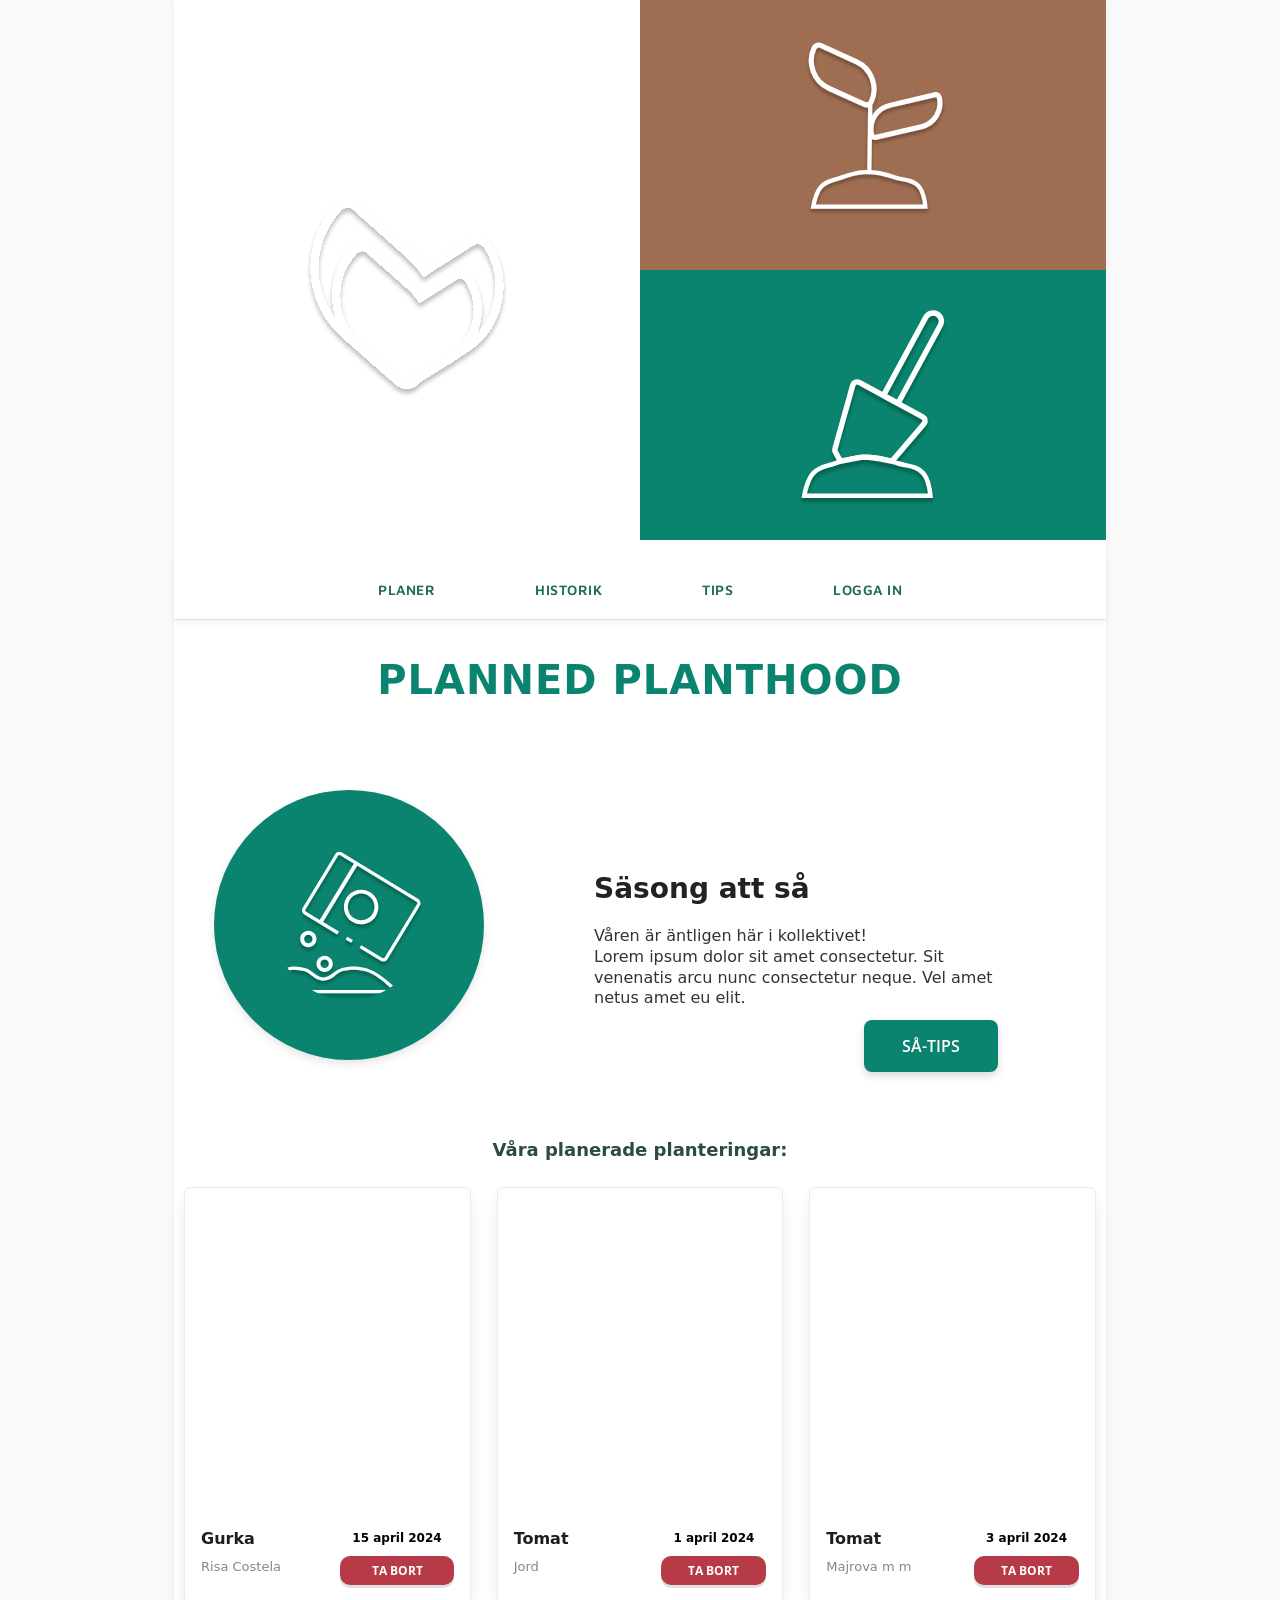
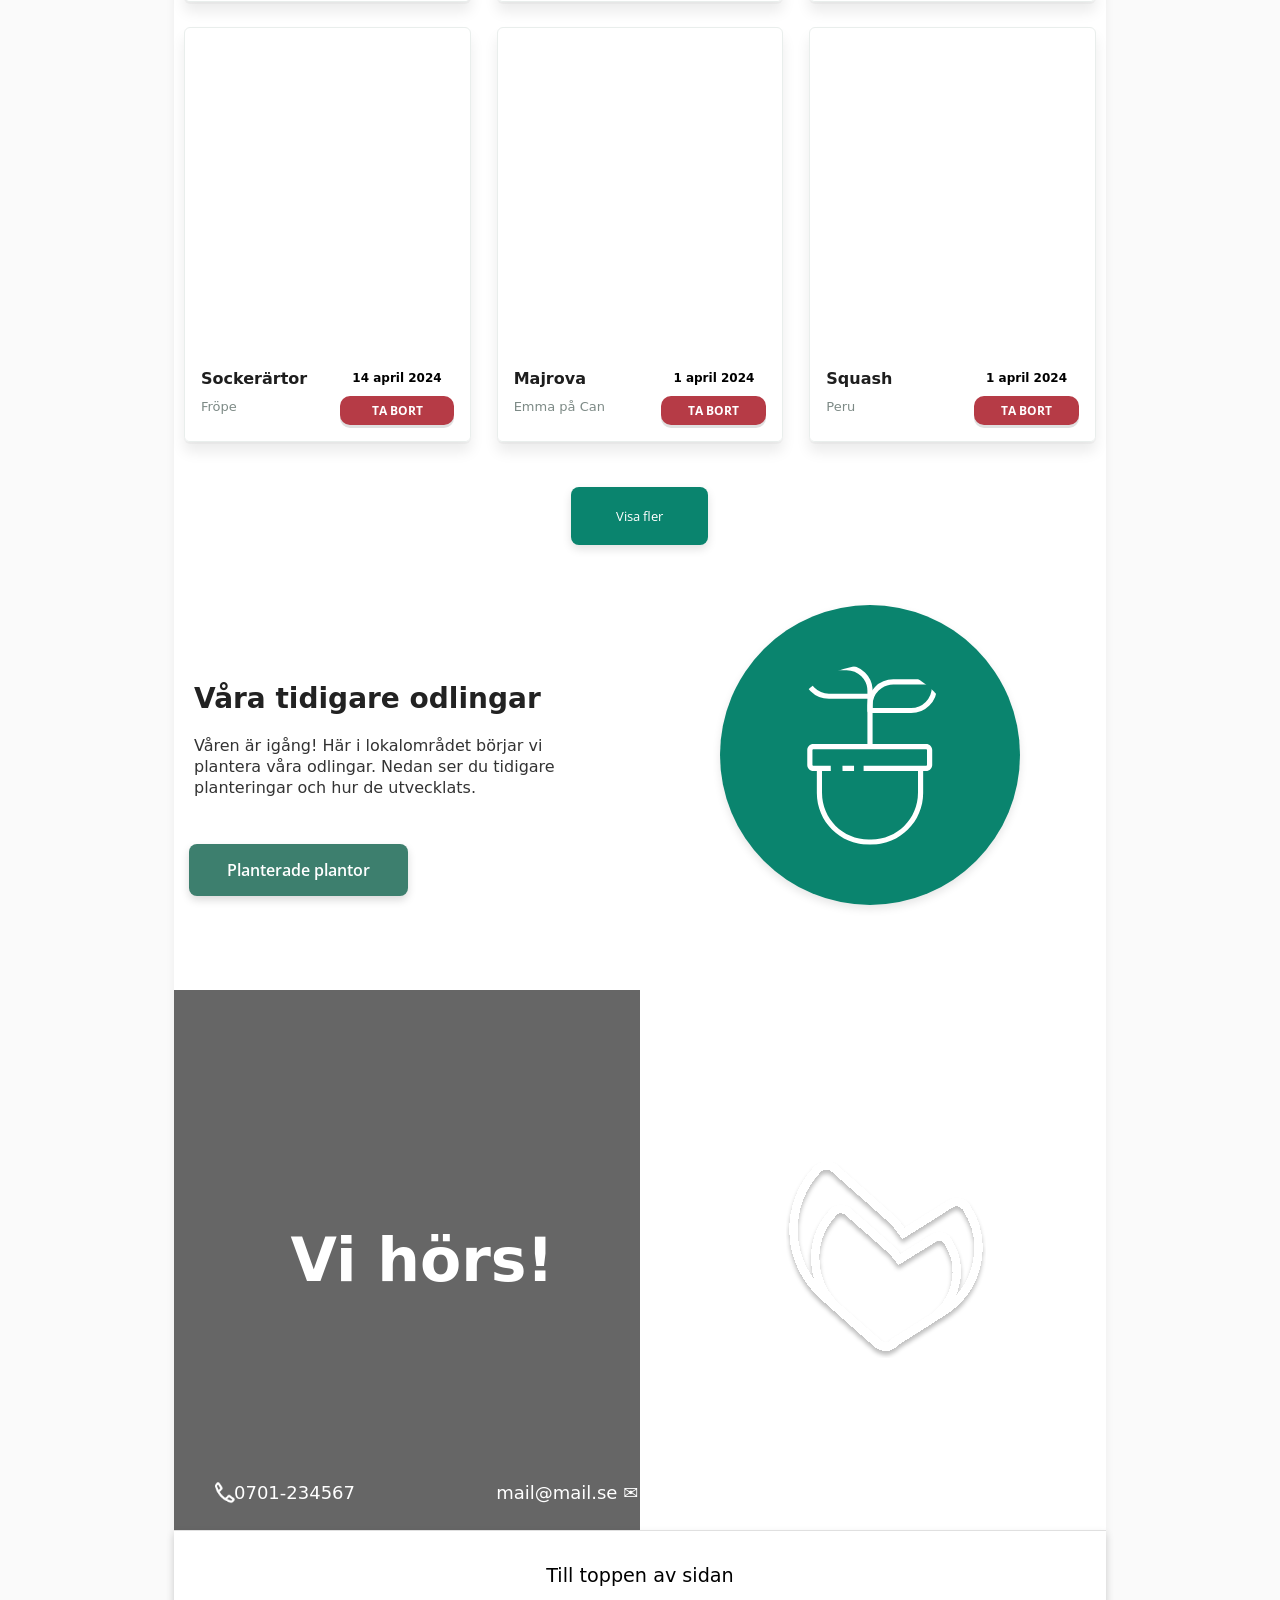
<file: index.html>
<!DOCTYPE html>
<html lang="sv">
<head>
    <meta charset="UTF-8">
    <meta name="viewport" content="width=device-width, initial-scale=1.0">
    <title>Planned Planthood</title>
    <link rel="stylesheet" href="style.css">
</head>
<body>

<!-- Header section -->
<header class="header">
    <section class="header-left">
        <img src="assets/Logo-1.svg" alt="Heart icon" width="100">
    </section>
    <section class="header-right">
        <section class="header-right-upper">
            <img src="assets/seedling.svg" alt="first icon" width="100">
        </section>
        <section class="header-right-lower">
            <img src="assets/dig.svg" alt="second icon" width="100">
        </section>
    </section>
</header>


<!-- Navigation -->
<nav class="nav">
    <a href="#">Planer</a>
    <a href="#">Historik</a>
    <a href="#">Tips</a>
    <a href="mina-sidor/mina-sidor.html">Logga in</a>
</nav>

<span class="nav burger-menu">
                <a href="mina-sidor/mina-sidor.html">
                    <img src="../assets/burgir.svg" alt="Menu">
                </a>
            </span>

<h1>PLANNED PLANTHOOD</h1>

<!-- Season Section -->
<section class="season">
    <img src="assets/seed-package.svg" alt="">

    <h2>Säsong att så</h2>
    <p>Våren är äntligen här i kollektivet! <br> Lorem ipsum dolor sit amet consectetur. Sit venenatis arcu nunc
        consectetur neque. Vel amet netus amet eu elit.</p>
    <button>SÅ-TIPS</button>
    <hr>
</section>

<!-- Planned Plantings -->
<div class="plants">

    <h3>Våra planerade planteringar:</h3>

    <figure class="card card1">

        <img src="assets/Group-3.svg" alt="Heart icon">
        <figcaption>
          <span class="column1">
          <span class="title">Gurka</span> 
          <small class="sub">Risa Costela</small>
        </span>
            <span class="column1">
          <span class="date">15 april 2024 </span>
          <button class="danger">TA BORT</button>
        </span>

        </figcaption>
    </figure>

    <figure class="card card2">

        <img src="assets/Group-3.svg" alt="Heart icon">
        <figcaption>
          <span class="column1">
          <span class="title">Tomat</span>
          <small class="sub">Jord</small> 
        </span>
            <span class="column1">
          <span class="date">1 april 2024 </span>
          <button class="danger">TA BORT</button>
        </span>
        </figcaption>
    </figure>

    <figure class="card card3">
        <img src="assets/Group-3.svg" alt="Heart icon">
        <figcaption>
          <span class="column1">
          <span class="title">Tomat</span>
          <small class="sub">Majrova m m</small>
        </span>
            <span class="column1">
          <span class="date">3 april 2024</span>
          <button class="danger">TA BORT</button>
        </span>

        </figcaption>
    </figure>

    <figure class="card card4">

        <img src="assets/Group-3.svg" alt="Heart icon">
        <figcaption>
          <span class="column1">
          <span class="title">Sockerärtor</span>
          <small class="sub">Fröpe</small> 
        </span>
            <span class="column1">
          <span class="date">14 april 2024 </span>
          <button class="danger">TA BORT</button>
          
        </span>
        </figcaption>
    </figure>

    <figure class="card card5">

        <img src="assets/Group-3.svg" alt="Heart icon">
        <figcaption>
          <span class="column1">
          <span class="title">Majrova</span>
          <small class="sub">Emma på Can</small> 
        </span>
            <span class="column1">
          <span class="date">1 april 2024</span>
          
          <button class="danger">TA BORT</button>
        </span>
        </figcaption>
    </figure>

    <figure class="card card6">

        <img src="assets/Group-3.svg" alt="Heart icon">
        <figcaption>
          <span class="column1">
          <span class="title">Squash</span>
          <small class="sub">Peru</small>
        </span>
            <span class="column1">
          <span class="date">1 april 2024 </span>
          <button class="danger">TA BORT</button>
          </span>
        </figcaption>
    </figure>

    <button class="last-button">Visa fler</button>


</div>


<!-- Previous Plantings -->
<section class="last-planted">
    <img src="assets/plant.svg" alt="Plant icon">
    <h3>Våra tidigare odlingar</h3>

    <p>Våren är igång! Här i lokalområdet börjar vi plantera våra odlingar. Nedan ser du tidigare planteringar och
        hur de utvecklats.</p>
    <button>Planterade plantor</button>
</section>


<footer>
    <h2>Vi hörs!</h2>

    <img src="assets/Logo-1.svg" alt="Heart icon">
    <span class="phone">
        <span> <img src="assets/Path-16.png" alt="phone"> 0701-234567</span>
    </span>
    <span class="mail">
        <span>mail@mail.se ✉️</span>
    </span>

</footer>
<section class="link">
    <a href="#">Till toppen av sidan</a></section>


<script src="script.js"></script>
</body>
</html>
</file>
<file: style.css>
/* Reset / base */
@import url('base.css');

:root {
    --page-width: 932px;
}

*,
*::before,
*::after {
    box-sizing: border-box;
}


html {
    background-color: #fafafa;
}

body {
    margin: 0 auto;
    padding: 0;
    font-family: "system-ui", -apple-system, "Segoe UI", Roboto, Arial, sans-serif;
    background-color: #fff;
    width: var(--page-width);
    max-width: 100%;
    box-shadow: 0 0 10px rgba(0, 0, 0, 0.05);
}

/* ===== Header ===== */
.header {
    display: grid;
    grid-template-columns: 1fr 1fr;
    margin-bottom: 20px;
}

.header-left {
    background: url('https://images.unsplash.com/photo-1615671524701-9c3dde8fdaa0?q=80&w=2000&auto=format&fit=crop&ixlib=rb-4.0.3&ixid=M3wxMjA3fDB8MHxwaG90by1wYWdlfHx8fGVufDB8fHx8fA%3D%3D') center/cover no-repeat;
    height: 540px;
}

.header-left img {
    display: block;
    margin: 0 auto;
    padding-top: 200px;
    width: 200px;
    height: auto;
}

.header-right {
    display: grid;
}

.header-right-upper {
    background-color: #9E6D52;
    height: 270px;
}

.header-right-upper img {
    display: block;
    margin: 0 auto;
    padding-top: 40px;
    width: 150px;
    height: auto;
}

.header-right-lower {
    background-color: #0A846E;
    height: 270px;
}

.header-right-lower img {
    display: block;
    margin: 0 auto;
    padding-top: 40px;
    width: 150px;
    height: auto;
}

/* ===== Navigation ===== */
nav {
    display: flex;
    justify-content: center;
    align-items: center;
    gap: 100px;
    background-color: #ffffff;
    height: 60px;
    border-bottom: 1px solid #e0e0e0;
    box-shadow: 0 3px 5px rgba(0, 0, 0, 0.05);
}

nav a {
    text-decoration: none;
    color: #1f6d57;
    font-weight: 600;
    text-transform: uppercase;
    font-size: 14px;
    letter-spacing: 0.5px;
    transition: all 0.3s ease;
}

nav a:hover {
    color: #145041;
    text-decoration: underline;
}

.burger-menu {
    display: none;
}

/* ===== Headings ===== */
h1 {
    text-align: center;
    color: #0A846E;
    letter-spacing: 1px;
    margin: 40px 0 30px;
    line-height: 40px;
}

/* ===== Season Section ===== */
.season {
    display: grid;
    grid-template-columns: auto 1fr;
    column-gap: 60px;
    align-items: center;
    padding: 60px 40px;
    max-width: var(--page-width);
    margin: 0 auto;
}

.season > img {
    grid-column: 1;
}

.season > :not(img) {
    grid-column: 2;
}

.season img {
    background-color: #0A846E;
    border-radius: 50%;
    padding: 60px;
    width: 270px;
    height: 270px;
    box-shadow: 0 4px 8px rgba(0, 0, 0, 0.1);
    object-fit: contain;
    justify-self: center;
}

.season h2,
.season p,
.season button {
    grid-column: 2;
}

.season h2 {
    margin: 0 0 12px 0;
    font-size: 28px;
    color: #222;
    margin-top: -60px;
    margin-left: 50px;
}

.season p {
    font-size: 16px;
    margin-bottom: 25px;
    max-width: 420px;
    line-height: 1.3;
    color: #333;
    margin-top: -160px;
    text-align: left;
    margin-left: 50px;
}

.season button {
    justify-self: start;
    background-color: #0A846E;
    color: white;
    border: none;
    padding: 15px 38px;
    font-size: 16px;
    font-weight: 600;
    border-radius: 8px;
    box-shadow: 0 4px 8px rgba(0, 0, 0, 0.15);
    cursor: pointer;
    transition: all 0.3s ease;
    margin-left: 320px;
    margin-top: -40px;
}

.season hr {
    display: none;
}

.season button:hover {
    background-color: #316a5d;
    transform: translateY(-2px);
}

/* ===== Plants Grid ===== */
.plants {
    width: var(--page-width);
    margin-left: calc(50% - (var(--page-width) / 2));
    display: grid;
    grid-template-columns: repeat(3, minmax(0, 1fr));
    gap: 5px 6px;
}

.plants > h3 {
    text-align: center;
    grid-column: 1 / -1;
    margin: 6px 0 10px;
    font-size: 18px;
    color: #2b4c45;
}

.card {
    background: #fff;
    border: 1px solid #e9eeec;
    border-radius: 6px;
    overflow: hidden;
    box-shadow: 0 2px 0 rgba(0, 0, 0, .03), 0 10px 14px rgba(0, 0, 0, .08);
    margin: 10px;
    position: relative;
}

.plants .card > img {
    display: block;
    width: 70%;
    height: 270px;
    object-fit: cover;
    margin: 1.5rem;
}

.plants .card > figcaption {
    background: #fff;
    padding: 14px 16px 16px;
    display: flex;
    justify-content: space-between;
    align-items: center;
    position: relative;
    z-index: 1;
}

.plants .card .column1 {
    display: flex;
    flex-direction: column;
}

.plants .card .title {
    font-weight: 600;
    font-size: 16px;
    color: #1e1e1e;
}

.plants .card .date {
    color: black;
    padding: 6px 12px;
    font-size: 12px;
    font-weight: 700;
    white-space: nowrap;
}

.plants .card .danger {
    background: #b63b46;
    color: #fff;
    border: none;
    padding: 6px 12px;
    border-radius: 10px;
    font-size: 12px;
    font-weight: 700;
    box-shadow: 0 3px 0 rgba(0, 0, 0, .12);
    cursor: pointer;
    white-space: nowrap;
}

.card .danger:hover {
    background: #972f38;
}

.plants .card .sub {
    font-size: 13px;
    color: #7d8a86;
    margin-top: 4px;
}

.plants .card::before {
    content: "";
    position: absolute;
    top: 50%;
    left: 50%;
    transform: translate(-50%, -50%);
    width: 80%;
    height: 80%;
    opacity: 0.9;
    pointer-events: none;
    z-index: 1;
}

/* Individual card backgrounds */
.card1 {
    background-image: url("https://images.unsplash.com/photo-1518568403628-df55701ade9e?q=80&w=2940&auto=format&fit=crop&ixlib=rb-4.0.3&ixid=M3wxMjA3fDB8MHxwaG90by1wYWdlfHx8fGVufDB8fHx8fA%3D%3D");
}

.card2 {
    background: url("https://images.unsplash.com/photo-1596199050105-6d5d32222916?q=80&w=2639&auto=format&fit=crop&ixlib=rb-4.0.3&ixid=M3wxMjA3fDB8MHxwaG90by1wYWdlfHx8fGVufDB8fHx8fA%3D%3D") center/cover no-repeat;
}

.card3 {
    background: url("https://images.unsplash.com/photo-1565698228480-eec300c9679b?q=80&w=2806&auto=format&fit=crop&ixlib=rb-4.0.3&ixid=M3wxMjA3fDB8MHxwaG90by1wYWdlfHx8fGVufDB8fHx8fA%3D%3D") center/cover no-repeat;
}

.card4 {
    background: url("https://images.unsplash.com/photo-1687878269804-63e8b50e3ddc?q=80&w=2940&auto=format&fit=crop&ixlib=rb-4.0.3&ixid=M3wxMjA3fDB8MHxwaG90by1wYWdlfHx8fGVufDB8fHx8fA%3D%3D") center/cover no-repeat;
}

.card5 {
    background: url("https://images.unsplash.com/photo-1555447740-03e40562af94?q=80&w=2787&auto=format&fit=crop&ixlib=rb-4.0.3&ixid=M3wxMjA3fDB8MHxwaG90by1wYWdlfHx8fGVufDB8fHx8fA%3D%3D") center/cover no-repeat;
}

.card6 {
    background: url("https://images.unsplash.com/photo-1627989230968-d0b8e2d1a398?q=80&w=2962&auto=format&fit=crop&ixlib=rb-4.0.3&ixid=M3wxMjA3fDB8MHxwaG90by1wYWdlfHx8fGVufDB8fHx8fA%3D%3D") center/cover no-repeat;
}

.plants > .last-button {
    grid-column: 1 / -1;
    justify-self: center;
    background: #0A846E;
    color: #fff;
    border: 0;
    padding: 20px 45px;
    margin-top: 30px;
    border-radius: 8px;
    cursor: pointer;
    box-shadow: 0 4px 10px rgba(0, 0, 0, .12);
}

.plants > .last-button:hover {
    background: #246554;
}

/* ===== Last Planted ===== */
.last-planted {
    display: grid;
    grid-template-columns: auto 1fr;
    column-gap: 60px;
    align-items: center;
    padding: 60px 40px;
    max-width: var(--page-width);
    margin: 0 auto;
}

.last-planted > img {
    grid-column: 2;
}

.last-planted > :not(img) {
    grid-column: 1;
}

.last-planted img {
    background-color: #0A846E;
    border-radius: 50%;
    padding: 60px;
    width: 300px;
    height: 300px;
    box-shadow: 0 4px 8px rgba(0, 0, 0, 0.1);
    object-fit: contain;
    justify-self: center;
}

.last-planted h3,
.last-planted p,
.last-planted button {
    grid-column: 1;
}

.last-planted h3 {
    margin: 0 0 12px 0;
    font-size: 28px;
    color: #222;
    margin-top: -400px;
    margin-left: -20px;
}

.last-planted p {
    font-size: 16px;
    margin-bottom: 25px;
    max-width: 420px;
    line-height: 1.3;
    color: #333;
    margin-top: -250px;
    text-align: left;
    margin-left: -20px;
}

.last-planted button {
    justify-self: start;
    background-color: #3d7f6e;
    color: white;
    border: none;
    padding: 15px 38px;
    font-size: 16px;
    font-weight: 600;
    border-radius: 8px;
    box-shadow: 0 4px 8px rgba(0, 0, 0, 0.15);
    cursor: pointer;
    transition: all 0.3s ease;
    margin-left: -25px;
    margin-top: -70px;
}

.last-planted button:hover {
    background-color: #316a5d;
    transform: translateY(-2px);
}

/* ===== Footer ===== */
footer {
    position: relative;
    height: 540px;
    background-image: url('https://images.unsplash.com/photo-1586281010691-f9da4be5b1f7?q=80&w=2787&auto=format&fit=crop&ixlib=rb-4.0.3&ixid=M3wxMjA3fDB8MHxwaG90by1wYWdlfHx8fGVufDB8fHx8fA%3D%3D');
    background-size: cover;
    background-position: center;
    color: white;
    text-align: left;
    overflow: hidden;
    margin-top: 25px;
}

footer::before {
    content: "";
    position: absolute;
    top: 0;
    left: 0;
    width: 50%;
    height: 100%;
    background: rgba(0, 0, 0, 0.6);
}

footer h2 {
    position: absolute;
    left: 12.5%;
    top: 50%;
    transform: translateY(-50%);
    margin: 0;
    font-size: 60px;
    font-weight: 700;
    z-index: 1;
}

footer img {
    position: absolute;
    right: 120px;
    top: 50%;
    transform: translateY(-50%);
    width: 200px;
    z-index: 1;
}

footer .phone span {
    display: flex;
    flex-direction: column;
    justify-content: flex-start;
    position: absolute;
    left: 10px;
    bottom: 5px;
    font-size: 18px;
    z-index: 1;
    margin: 0 0 20px 50px;
}

footer .phone span img {
    width: 20px;
    height: auto;
    display: block;
}

footer .mail {
    display: flex;
    margin: 0 300px;
    flex-direction: column;
    justify-content: flex-end;
    position: absolute;
    left: 10%;
    bottom: 25px;
    transform: translateX(-50%);
    font-size: 18px;
    z-index: 1;
}

/* Link block */
.link {
    background: #ffffff;
    padding: 2rem 0;
    text-align: center;
    border-top: 1px solid #e0e0e0;
    box-shadow: 0 4px 8px rgba(0, 0, 0, 0.15);
    border-bottom: 1px solid #e0e0e0;
}

.link a {
    text-decoration: none;
    color: #000000;
    font-size: 1.2rem;
}

/* Media queries */
@media (max-width: 980px) {
    .plants {
        width: 100% !important;
        margin-left: 0;
    }
}

@media (max-width: 620px) {
    .plants {
        grid-template-columns: 1fr;
    }
}

@media (max-width: 700px) {
    body {
        width: 100vw !important;
    }

    .header {
        display: grid !important;
        grid-template-columns: 1fr;
        grid-template-rows: 1fr;
    }

    .header-left {
        grid-area: 1 / 1 / 2 / 3;
    }

    .header-right-upper {
        grid-area: 1 / 1 / 2 / 2;
    }

    .header-right-lower {
        grid-area: 2 / 2 / 1 / 2;
    }

    .season {
        display: flex !important;
        flex-direction: column !important;
        flex-wrap: nowrap !important;
        text-align: center;
        gap: 20px;
    }

    .season h2 {
        order: 1;
        margin-top: 0;
        margin-left: 0;
    }

    .season > img {
        order: 4;
        margin: 0 auto;
    }

    .season p {
        order: 2;
        margin: auto;
    }

    .season button {
        order: 3;
        justify-self: center;
        margin: auto;
    }

    .season hr {
        display: block;
        margin-top: 20px;
        background-color: #3d7f6e;
        width: 202px;
        height: 4px;
        border: none;
        order: 5;
    }

    .plants {
        display: grid;
        grid-template-columns: repeat(2, 1fr);
    }

    .last-planted {
        display: flex;
        flex-direction: column;
        text-align: center;
        min-height: 400px;
        gap: 20px;
    }

    .last-planted h3 {
        order: 2;
        margin: auto;
    }

    .last-planted > img {
        order: 1;
        margin: auto;
    }

    .last-planted p {
        order: 3;
        margin: auto;
    }

    .last-planted button {
        order: 4;
        margin: auto;
    }

    footer {
        height: 774px;
    }

    footer::before {
        height: 50%;
        width: 100%;
        bottom: 0;
        left: 0;
        right: 0;
        top: 387px;
    }

    footer h2 {
        font-size: 40px;
        left: 50%;
        top: 75%;
        transform: translate(-50%, -50%);
    }

    footer img {
        position: absolute;
        right: 50%;
        top: 25%;
        transform: translate(50%, -50%);
    }

    footer .phone {
        position: absolute;
        bottom: 20px;
        left: 20px;
        transform: none;
        margin: 0;
        width: auto;
    }

    footer .phone span {
        margin: 0;
        display: flex;
        flex-direction: row;
        align-items: center;
        gap: 8px;
        width: 200px;
    }

    footer .phone span img {
        width: 20px;
        height: 20px;
        position: static;
        transform: none;
    }

    footer .mail {
        left: auto;
        right: 20px;
        transform: none;
        margin: 0;
    }

    footer .mail span {
        margin: 0;
    }

    /* Hamburger Menu */
    nav.nav {
        position: fixed;
        top: 0;
        right: -250px;
        width: 250px;
        height: 100vh;
        background-color: #9E6D52;
        flex-direction: column;
        padding: 80px 20px 20px;
        transition: right 0.3s ease;
        z-index: 999;
        box-shadow: -2px 0 10px rgba(0, 0, 0, 0.1);
    }

    nav.nav.active {
        right: 0;
    }

    nav.nav a {
        color: white;
        font-size: 1.2rem;
        margin: 20px 0;
        display: block;
    }

    .burger-menu {
        display: block;
        position: fixed;
        top: 20px;
        right: 20px;
        z-index: 1000;
        cursor: pointer;
    }

    .burger-menu img {
        width: 30px;
        height: 30px;
    }
}
</file>
